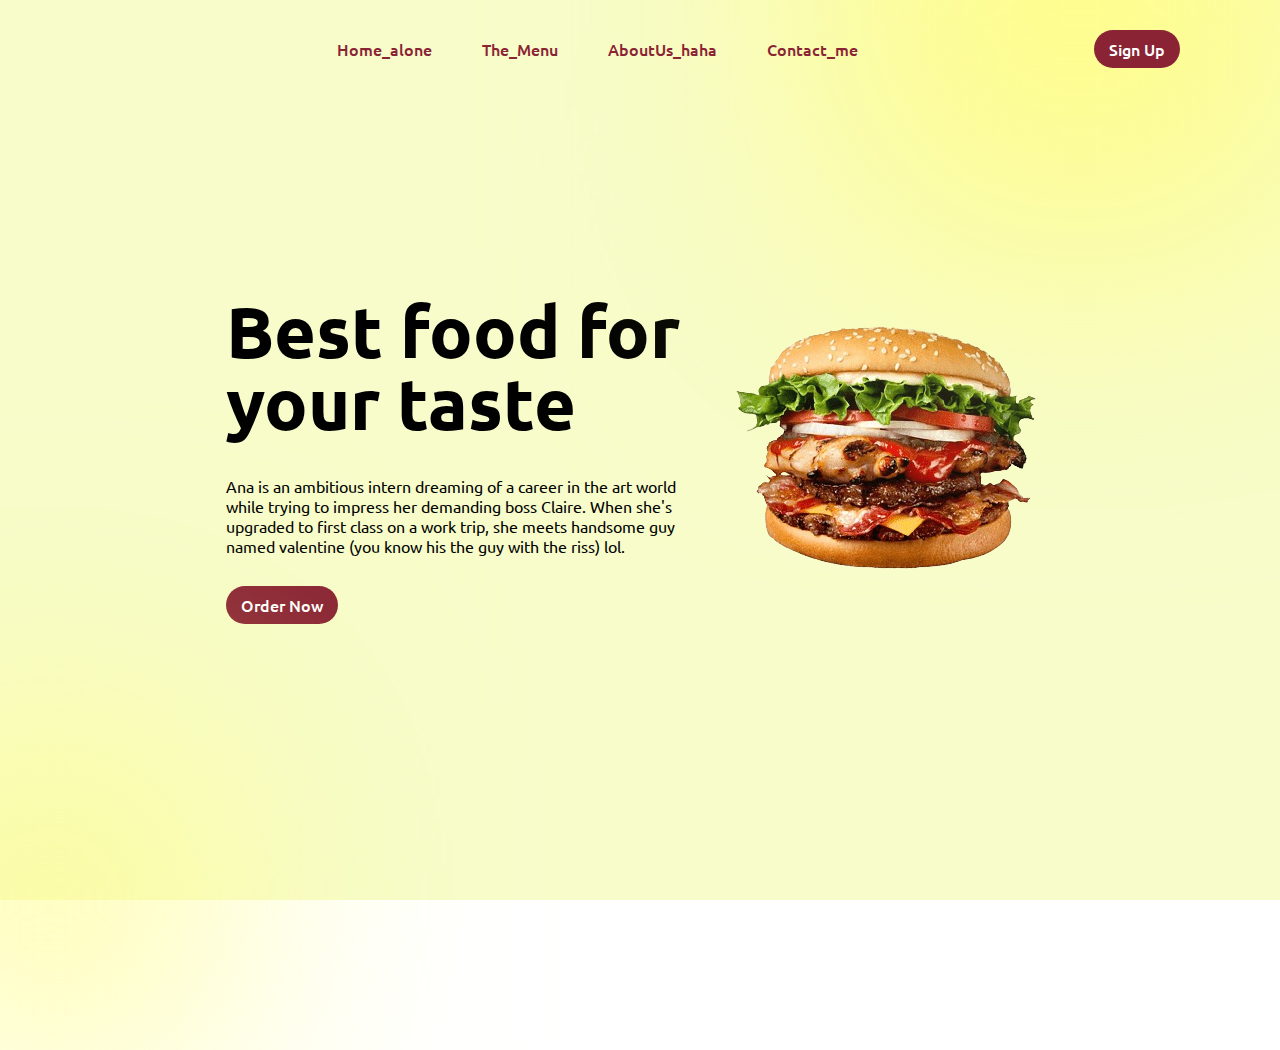
<file: DAY 2/INDEX.HTML>
<!DOCTYPE html>
<html lang="en">

<head>
    <meta charset="UTF-8">
    <meta name="viewport" content="width=device-width, initial-scale=1.0">
    <title>Food landing page</title>
    <link rel="stylesheet" href="CSS/STRING.CSS">
    <link rel="stylesheet" href="https://cdnjs.cloudflare.com/ajax/libs/font-awesome/6.4.2/css/all.min.css"
        integrity="sha512-z3gLpd7yknf1YoNbCzqRKc4qyor8gaKU1qmn+CShxbuBusANI9QpRohGBreCFkKxLhei6S9CQXFEbbKuqLg0DA=="
        crossorigin="anonymous" referrerpolicy="no-referrer" />
</head>

<body>
    <section>
        <div class="blur_clr"></div>
        <div class="blur_clr"></div>
        <header>
            <a href="#" class="logo"><i class="fas fa-hamburger"></i></a>
            <ul class="nav">
                <li><a href="#">Home_alone</a></li>
                <li><a href="#">The_Menu</a></li>
                <li><a href="#">AboutUs_haha</a></li>
                <li><a href="#">Contact_me</a></li>
            </ul>
            <a href="#" class="btn">Sign Up</a>
        </header>
        <div class="content">
            <div class="contentBx">
                <h1>Best food for your taste</h1>
                <p>Ana is an ambitious intern dreaming of a career in the art world while trying to impress her demanding boss Claire.
                    When she's upgraded to first class on a work trip, 
                    she meets handsome guy named valentine (you know his the guy with the riss) lol.
                </p>
                <a class= "btn">Order  Now</a>
            </div>
            <div class="imgBx">
                <img src="CSS/Deluxeburger-removebg-preview.png">
            </div>
        </div>
    </section>
</body>

</html>
</file>
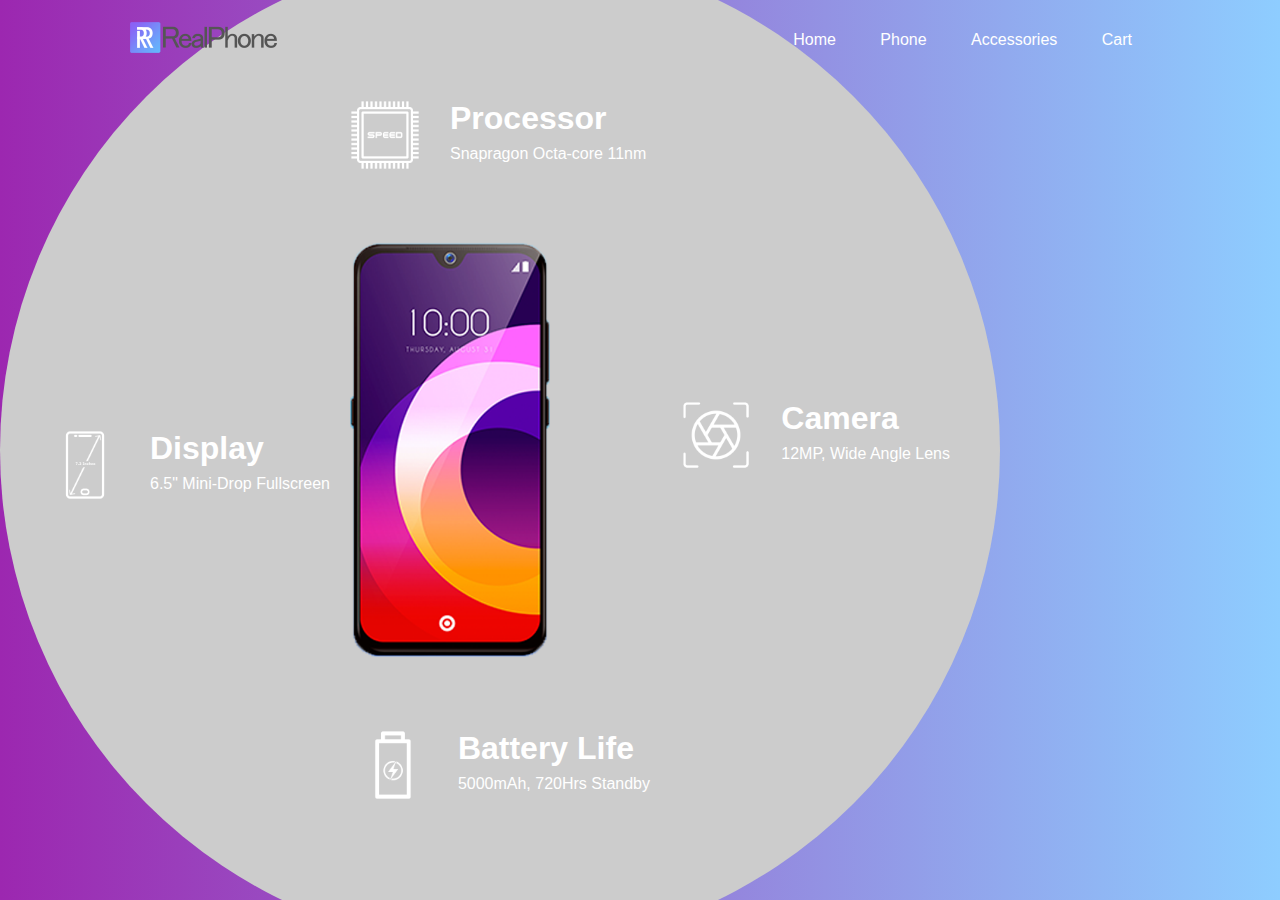
<file: DAY 5/index.html>
<!DOCTYPE html>
<html lang="en">
<head>
    <meta charset="UTF-8">
    <meta name="viewport" content="width=device-width, initial-scale=1.0">
    <title>Dwebsite using css,html and javascript</title>
    <link rel="stylesheet" href="css/style.css">
</head>
<body>
    <div class="main">
        <nav>
            <div class="logo"><img src="css/RealPhone_WebPage_Images/logo.png">
            </div>
            <div class="nav-links">
                <ul>
                    <li><a href="#">Home</a></li>
                    <li><a href="#">Phone</a></li>
                    <li><a href="#">Accessories</a></li>
                    <li><a href="#">Cart</a></li>
                </ul>
            </div>



        </nav>
        <div class="information">
            <img src="css/RealPhone_WebPage_Images/mobile.png" class = "mobile">
            <div id ="circle">
                <div class="features one">
                    <img src="css/RealPhone_WebPage_Images/camera.png">
                    <div>
                        <h1>Camera</h1>
                        <P>12MP, Wide Angle Lens</P>
                    </div>
                </div>
                <div class="features two">
                    <img src="css/RealPhone_WebPage_Images/processor.png">
                    <div>
                        <h1>Processor</h1>
                        <P>Snapragon Octa-core 11nm</P>
                    </div>
                </div>
                <div class="features three">
                    <img src="css/RealPhone_WebPage_Images/display.png">
                    <div>
                        <h1>Display</h1>
                        <P>6.5" Mini-Drop Fullscreen</P>
                    </div>
                </div>
                <div class="features four">
                    <img src="css/RealPhone_WebPage_Images/battery.png">
                    <div>
                        <h1>Battery Life</h1>
                        <P>5000mAh, 720Hrs Standby</P>
                    </div>
                </div>
            </div>
        </div>

    </div>
    
</body>
</html>
</file>
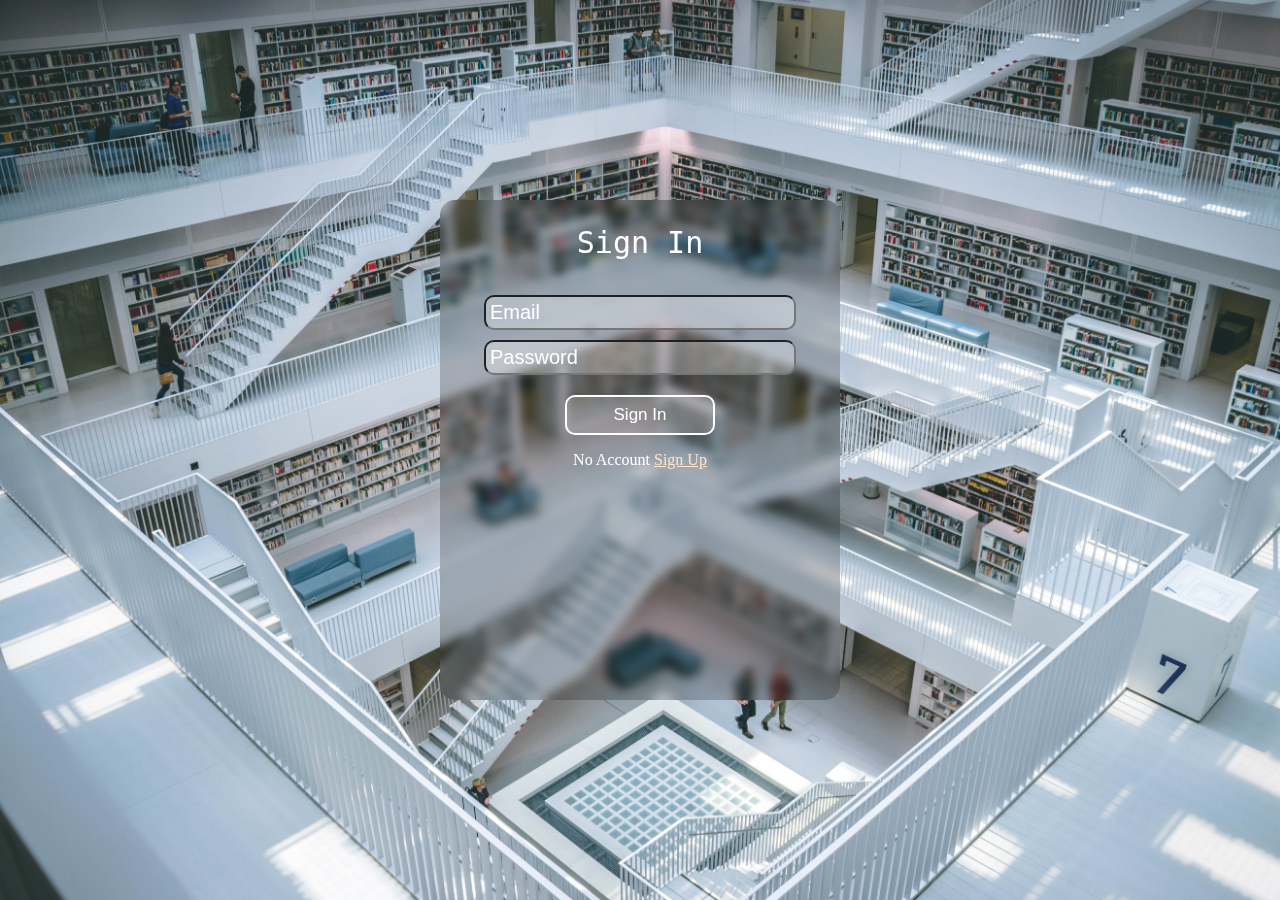
<file: precious toturial/index.html>
<!DOCTYPE html>
<html lang="en">

<head>
    <meta charset="UTF-8">
    <meta name="viewport" content="width=device-width, initial-scale=1.0">
    <title>Glass--morphy</title>
    <link rel="stylesheet" href="css/style.css">
</head>

<body>
    <div class="main">
        <div class="container">
            <h2>Sign In</h2>
            <input placeholder="Email" type="email">
            <input placeholder="Password" type="password">
            <button>Sign In</button>
            <p>No Account <a href="signup.html">Sign Up</a></p>




        </div>
</file>
<file: DAY 2/CSS/STRING.CSS>
@import url('https://fonts.googleapis.com/css2?family=Ubuntu&display=swap');
*{
    margin: 0;
    padding:0;
    box-sizing: border-box;
    font-family: 'Ubuntu', sans-serif;
}
body{
 overflow: hidden;
}
section{
  display: flex;
  justify-content: center;
  align-items:center;
  min-height:100vh;  
  background:#f7fcca;
}
section .blur_clr{
    position:absolute;
    filter: blur(150px);
}
section .blur_clr:nth-child(1){
    background:#fffd87;
    width: 500px;
    height: 500px;
    right:-50px;
    top: -250px;
}
section .blur_clr:nth-child(2){
    background:#fffd87;
    width: 300px;
    height: 300px;
    left:-100px;
    bottom: -150px;
}

header{
   width:100%;
   position: absolute;
   top:0;
   left:0;
   padding: 30px 100px;
   display:flex;
   justify-content:space-between;
   align-items:center;
}
header .logo{
    position:relative;
    font-size: 2.5rem;
    color: #8a2435;
    font-weight: 700;
    text-transform: uppercase;
    text-decoration: none;
    letter-spacing: 1px;
}
header .nav{
    position:relative;
    display:flex;
}
header .nav li{
    list-style: none;
    margin :0 10px;    
}
header .nav li a{
    color : #8a2435;
    text-decoration:none ;
    padding: 8px 15px;
    border-radius: 25px ;
    font-weight: 500;
    transition: 0.5s;
}
header .nav li a:hover{
    background: #fff;
    box-shadow:0 5px 10px  rgba(0,0,0,0.1);
}
header .btn{
    background: #8a2435;
    color:#ffff;
    text-decoration: none;
    padding:8px 15px;
    border-radius: 25px;
    font-weight: 500;
    transition: 0.5s;
}
header .btn:hover{
    color: #8a2435;
    background: #f7fcca;
    /* transform:scale(0.9); */
    box-shadow:0 5px 10px  rgba(0,0,0,0.1);
    
}
.content{
    width:100%;
    display:flex;
    justify-content:center;
    align-items: center;
}
.content .contentBx{
  width:500px;
}
.content .contentBx h1{
    font-size: 4.5rem;
    color: #000;
    line-height:1em;
    margin:10px;
}
.content .contentBx p{
    font-size:1em;
    color: #000;
    margin:38px 10px;
}
.content .contentBx .btn{
    background: #8a2435;
    color:#ffff;
    text-decoration: none;
    padding:8px 15px;
    border-radius: 25px;
    font-weight: 500;
    transition: 0.5s;
    margin:38px 10px;
}
.content .contentBx .btn:hover{
    background: #fff;
    color:#8a2435;
    box-shadow:0 5px 10px  rgba(0,0,0,0.1);
    
}
</file>
<file: DAY 5/css/style.css>
*{
    margin: 0;
    padding:0;
    font-family: sans-serif;
}
.main{
    width:100%;
    height: 100vh;
    position: relative;
    overflow: hidden;
    background:linear-gradient(to right, #9c27b0, #8ecdff);
}
nav{
    width:80%;
    position: sticky;
    margin: 20px auto;
    z-index: 1;
    display:flex;
    align-items: center;
}
.logo{
    flex-basis:20%;
}
.logo img{
    width: 150px;
}
.nav-links{
    flex: 1;
    text-align:right;
}
.nav-links ul li{
    list-style: none; 
    display: inline-block;
    margin:0 20px;
}
.nav-links ul li a{
   text-decoration: none;
   color: #fff;
}
.information{
    width: 1000px;
    height: 1000px;
    position: absolute;
    top: 50%;
    left:0%;
    transform: translateY(-50%);
}
#circle{
    background-color: #ccc;
    width: 1000px;
    height: 1000px;
    position: absolute;
    top: 0%;
    left:0%;
    border-radius: 50%;
}
.features img{
    width: 70px;
}
.features{
    position: absolute;
    display: flex;
    color: #fff;
}
.features div{
    margin-left: 30px;
}
.features div p{
    margin-top:8px;

}
.one{
    top: 450px;
    right:50px;
}
.two{
    top: 150px;
    left: 350px;
}
.three{
    bottom: 450px;
    left: 50px;
}
.four{
    bottom:150px ;
    right:350px ;
}
.mobile{
    width:200px;
    position:absolute;
    top:500px;
    left:35%;
    transform: translateY(-50%);
    z-index: 1;
    
}
</file>
<file: precious toturial/css/style.css>
body{
    margin : 0 ;
}
.main
{
    width :100vw;
    height: 100vh;
    background: url("./librarybig.jpg");
    background-size: cover;
    background-repeat:no-repeat;
    display: flex;
    justify-content: center;
    align-content: center ;
    align-items :  center; 
}

.container
{
    width: 400px;
    height :500px;
    background :rgba(0,0,0,0.2);
    backdrop-filter: blur(5px); 
    border-radius: 15px;
    display: flex;
    flex-direction: column;
}
h2 
{
 text-align:center; 
 color: white;
 font-family: monospace;
 font-size: 30px;
 font-weight:200;
}

input
{
    width:300px;
    height:40x;
    align-self:center;
    background: rgba(255, 255, 255, 0.3);
    border-radius: 10px;
    font-size: 20px;
    padding:4px;
    margin-top: 10px;
}

input::placeholder
{
    color: white;
    opacity:7;
}


button
{
    font-size:17px;
    width:150px;
    color:white;
    background: rgba(198, 189, 189, 0.3);
    border:2px solid white;
    height: 40px;
    border-radius:10px;
    align-self: center;
    margin-top:20px;
}


button:hover
{
    border: 2px solid white ;
    background: rgb(232, 184, 184);
}
p
{
    align-self:center;
    color:white;
}
p a
{
    color:bisque;
}
</file>
